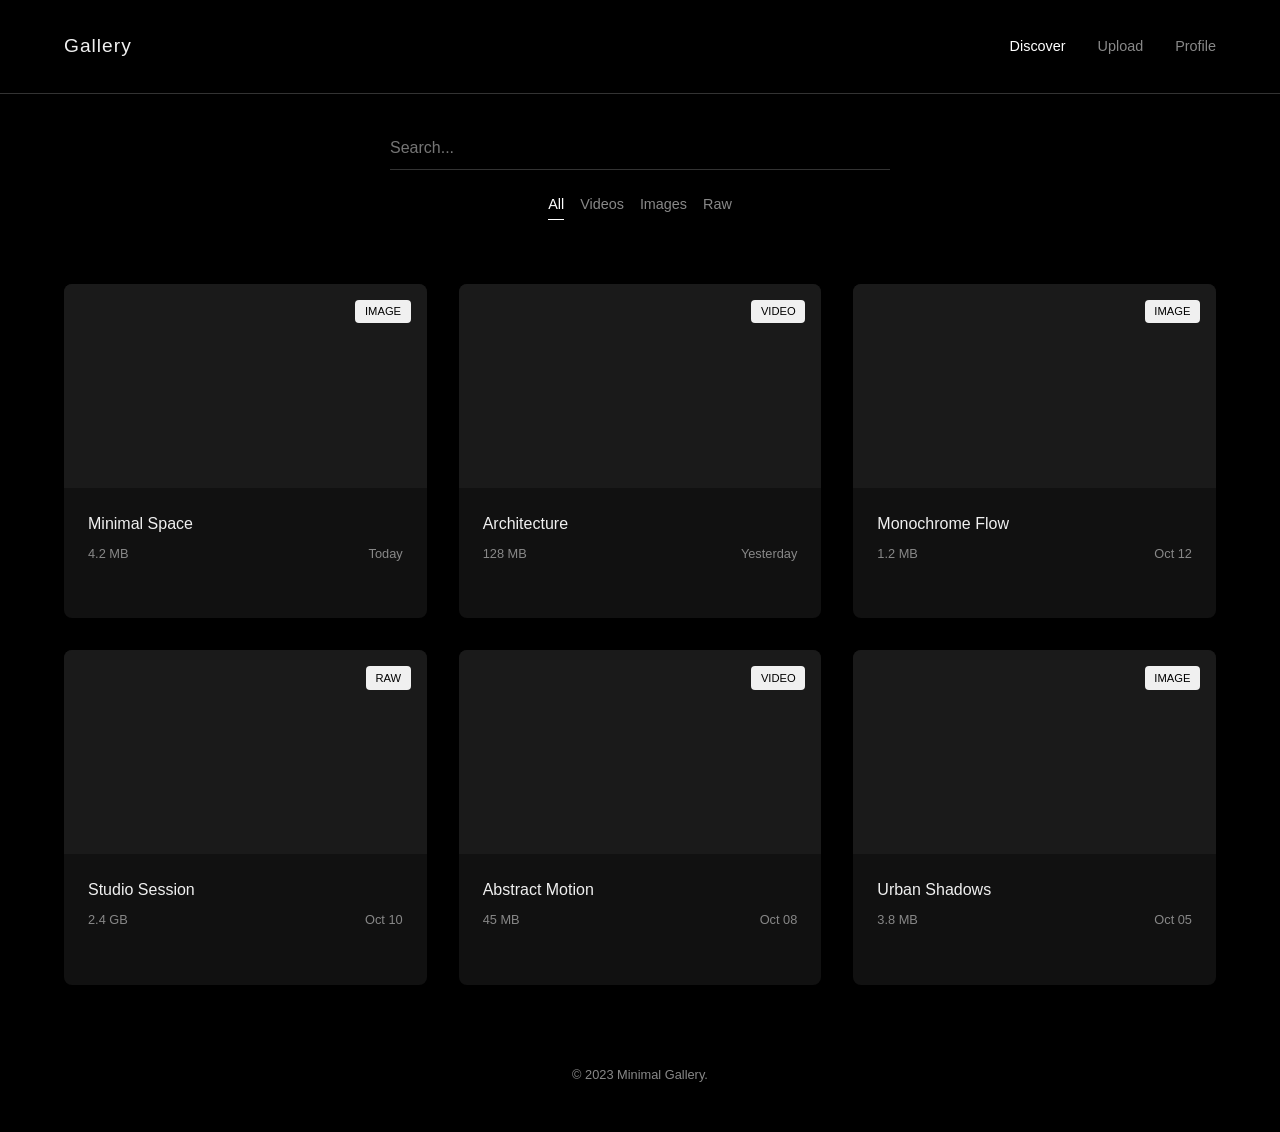
<file: index.html>
<!DOCTYPE html>
<html lang="en">
<head>
    <meta charset="UTF-8">
    <meta name="viewport" content="width=device-width, initial-scale=1.0">
    <title>Minimalist Gallery - All</title>
    <!-- CSS is linked separately here -->
    <link rel="stylesheet" href="style.css">
</head>
<body>

    <!-- Header Area -->
    <header>
        <div class="logo">Gallery</div>
        <nav>
            <ul>
                <li><a href="index.html" class="active">Discover</a></li>
                <li><a href="upload.html">Upload</a></li>
                <li><a href="profile.html">Profile</a></li>
            </ul>
        </nav>
    </header>

    <!-- Controls: Search and Filters -->
    <section class="controls-section">
        <div class="search-bar">
            <!-- Added aria-label for accessibility -->
            <input type="text" placeholder="Search..." aria-label="Search gallery">
        </div>
        <div class="filters" aria-label="Filter media types">
            <!-- Using anchor tags to navigate between pages -->
            <a href="index.html" class="filter-btn active">All</a>
            <a href="videos.html" class="filter-btn">Videos</a>
            <a href="images.html" class="filter-btn">Images</a>
            <a href="raw.html" class="filter-btn">Raw</a>
        </div>
    </section>

    <!-- Main Gallery Area -->
    <main>
        <div class="gallery-container">
            
            <!-- Media Card 1 -->
            <article class="media-card" data-id="1">
                <div class="card-content">
                    <a href="view.html" class="card-overlay-link" aria-label="View Media"></a>
                    <div class="media-thumbnail">
                        <span class="media-badge">Image</span>
                        <div class="placeholder-img"></div>
                    </div>
                    <div class="card-details">
                        <h2 class="card-title">Minimal Space</h2>
                        <div class="card-meta">
                            <span>4.2 MB</span>
                            <span><time datetime="2023-10-25">Today</time></span>
                        </div>
                        <div class="card-actions" style="position: relative; z-index: 2;">
                            <button class="btn-action edit" aria-label="Edit Minimal Space">Edit</button>
                            <button class="btn-action delete" aria-label="Delete Minimal Space">Delete</button>
                        </div>
                    </div>
                </div>
            </article>

            <!-- Media Card 2 -->
            <article class="media-card" data-id="2">
                <div class="card-content">
                    <a href="view.html" class="card-overlay-link" aria-label="View Media"></a>
                    <div class="media-thumbnail">
                        <span class="media-badge">Video</span>
                        <div class="placeholder-img"></div>
                    </div>
                    <div class="card-details">
                        <h2 class="card-title">Architecture</h2>
                        <div class="card-meta">
                            <span>128 MB</span>
                            <span><time datetime="2023-10-24">Yesterday</time></span>
                        </div>
                        <div class="card-actions" style="position: relative; z-index: 2;">
                            <button class="btn-action edit" aria-label="Edit Architecture">Edit</button>
                            <button class="btn-action delete" aria-label="Delete Architecture">Delete</button>
                        </div>
                    </div>
                </div>
            </article>

            <!-- Media Card 3 -->
            <article class="media-card" data-id="3">
                <div class="card-content">
                    <a href="view.html" class="card-overlay-link" aria-label="View Media"></a>
                    <div class="media-thumbnail">
                        <span class="media-badge">Image</span>
                        <div class="placeholder-img"></div>
                    </div>
                    <div class="card-details">
                        <h2 class="card-title">Monochrome Flow</h2>
                        <div class="card-meta">
                            <span>1.2 MB</span>
                            <span><time datetime="2023-10-12">Oct 12</time></span>
                        </div>
                        <div class="card-actions" style="position: relative; z-index: 2;">
                            <button class="btn-action edit" aria-label="Edit Monochrome Flow">Edit</button>
                            <button class="btn-action delete" aria-label="Delete Monochrome Flow">Delete</button>
                        </div>
                    </div>
                </div>
            </article>

            <!-- Media Card 4 -->
            <article class="media-card" data-id="4">
                <div class="card-content">
                    <a href="view.html" class="card-overlay-link" aria-label="View Media"></a>
                    <div class="media-thumbnail">
                        <span class="media-badge">Raw</span>
                        <div class="placeholder-img"></div>
                    </div>
                    <div class="card-details">
                        <h2 class="card-title">Studio Session</h2>
                        <div class="card-meta">
                            <span>2.4 GB</span>
                            <span><time datetime="2023-10-10">Oct 10</time></span>
                        </div>
                        <div class="card-actions" style="position: relative; z-index: 2;">
                            <button class="btn-action edit" aria-label="Edit Studio Session">Edit</button>
                            <button class="btn-action delete" aria-label="Delete Studio Session">Delete</button>
                        </div>
                    </div>
                </div>
            </article>

            <!-- Media Card 5 -->
            <article class="media-card" data-id="5">
                <div class="card-content">
                    <a href="view.html" class="card-overlay-link" aria-label="View Media"></a>
                    <div class="media-thumbnail">
                        <span class="media-badge">Video</span>
                        <div class="placeholder-img"></div>
                    </div>
                    <div class="card-details">
                        <h2 class="card-title">Abstract Motion</h2>
                        <div class="card-meta">
                            <span>45 MB</span>
                            <span><time datetime="2023-10-08">Oct 08</time></span>
                        </div>
                        <div class="card-actions" style="position: relative; z-index: 2;">
                            <button class="btn-action edit" aria-label="Edit Abstract Motion">Edit</button>
                            <button class="btn-action delete" aria-label="Delete Abstract Motion">Delete</button>
                        </div>
                    </div>
                </div>
            </article>

            <!-- Media Card 6 -->
            <article class="media-card" data-id="6">
                <div class="card-content">
                    <a href="view.html" class="card-overlay-link" aria-label="View Media"></a>
                    <div class="media-thumbnail">
                        <span class="media-badge">Image</span>
                        <div class="placeholder-img"></div>
                    </div>
                    <div class="card-details">
                        <h2 class="card-title">Urban Shadows</h2>
                        <div class="card-meta">
                            <span>3.8 MB</span>
                            <span><time datetime="2023-10-05">Oct 05</time></span>
                        </div>
                        <div class="card-actions" style="position: relative; z-index: 2;">
                            <button class="btn-action edit" aria-label="Edit Urban Shadows">Edit</button>
                            <button class="btn-action delete" aria-label="Delete Urban Shadows">Delete</button>
                        </div>
                    </div>
                </div>
            </article>

        </div>
    </main>

    <!-- Footer Area -->
    <footer>
        <p>&copy; 2023 Minimal Gallery.</p>
    </footer>

</body>
</html>
</file>
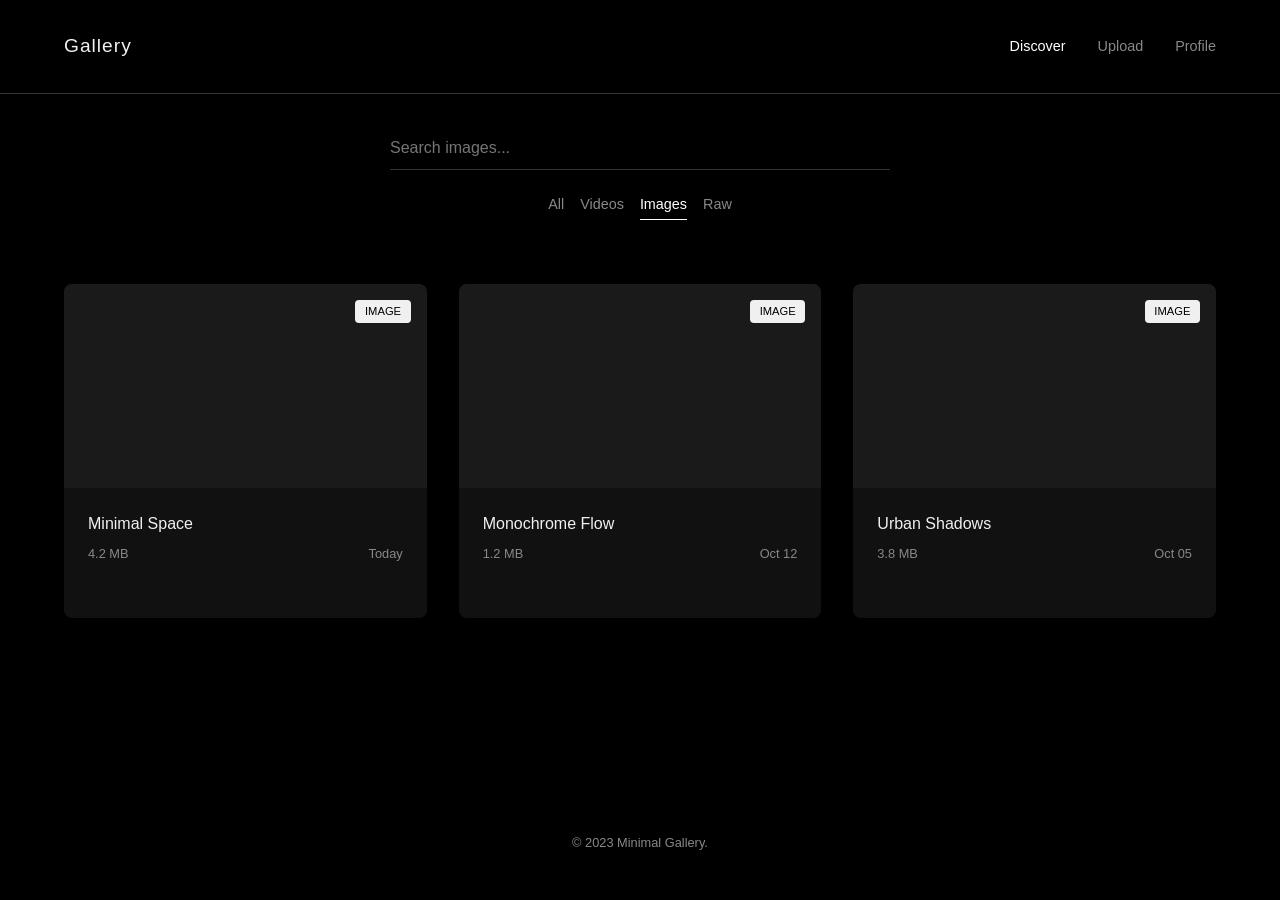
<file: images.html>
<!DOCTYPE html>
<html lang="en">
<head>
    <meta charset="UTF-8">
    <meta name="viewport" content="width=device-width, initial-scale=1.0">
    <title>Minimalist Gallery - Images</title>
    <link rel="stylesheet" href="style.css">
</head>
<body>

    <header>
        <div class="logo">Gallery</div>
        <nav>
            <ul>
                <li><a href="index.html" class="active">Discover</a></li>
                <li><a href="upload.html">Upload</a></li>
                <li><a href="profile.html">Profile</a></li>
            </ul>
        </nav>
    </header>

    <section class="controls-section">
        <div class="search-bar">
            <input type="text" placeholder="Search images..." aria-label="Search gallery">
        </div>
        <div class="filters" aria-label="Filter media types">
            <a href="index.html" class="filter-btn">All</a>
            <a href="videos.html" class="filter-btn">Videos</a>
            <a href="images.html" class="filter-btn active">Images</a>
            <a href="raw.html" class="filter-btn">Raw</a>
        </div>
    </section>

    <main>
        <div class="gallery-container">
            
            <!-- Media Card 1 -->
            <article class="media-card" data-id="1">
                <div class="card-content">
                    <a href="view.html" class="card-overlay-link" aria-label="View Media"></a>
                    <div class="media-thumbnail">
                        <span class="media-badge">Image</span>
                        <div class="placeholder-img"></div>
                    </div>
                    <div class="card-details">
                        <h2 class="card-title">Minimal Space</h2>
                        <div class="card-meta">
                            <span>4.2 MB</span>
                            <span><time datetime="2023-10-25">Today</time></span>
                        </div>
                        <div class="card-actions" style="position: relative; z-index: 2;">
                            <button class="btn-action edit" aria-label="Edit Minimal Space">Edit</button>
                            <button class="btn-action delete" aria-label="Delete Minimal Space">Delete</button>
                        </div>
                    </div>
                </div>
            </article>

            <!-- Media Card 3 -->
            <article class="media-card" data-id="3">
                <div class="card-content">
                    <a href="view.html" class="card-overlay-link" aria-label="View Media"></a>
                    <div class="media-thumbnail">
                        <span class="media-badge">Image</span>
                        <div class="placeholder-img"></div>
                    </div>
                    <div class="card-details">
                        <h2 class="card-title">Monochrome Flow</h2>
                        <div class="card-meta">
                            <span>1.2 MB</span>
                            <span><time datetime="2023-10-12">Oct 12</time></span>
                        </div>
                        <div class="card-actions" style="position: relative; z-index: 2;">
                            <button class="btn-action edit" aria-label="Edit Monochrome Flow">Edit</button>
                            <button class="btn-action delete" aria-label="Delete Monochrome Flow">Delete</button>
                        </div>
                    </div>
                </div>
            </article>

            <!-- Media Card 6 -->
            <article class="media-card" data-id="6">
                <div class="card-content">
                    <a href="view.html" class="card-overlay-link" aria-label="View Media"></a>
                    <div class="media-thumbnail">
                        <span class="media-badge">Image</span>
                        <div class="placeholder-img"></div>
                    </div>
                    <div class="card-details">
                        <h2 class="card-title">Urban Shadows</h2>
                        <div class="card-meta">
                            <span>3.8 MB</span>
                            <span><time datetime="2023-10-05">Oct 05</time></span>
                        </div>
                        <div class="card-actions" style="position: relative; z-index: 2;">
                            <button class="btn-action edit" aria-label="Edit Urban Shadows">Edit</button>
                            <button class="btn-action delete" aria-label="Delete Urban Shadows">Delete</button>
                        </div>
                    </div>
                </div>
            </article>

        </div>
    </main>

    <footer>
        <p>&copy; 2023 Minimal Gallery.</p>
    </footer>

</body>
</html>
</file>
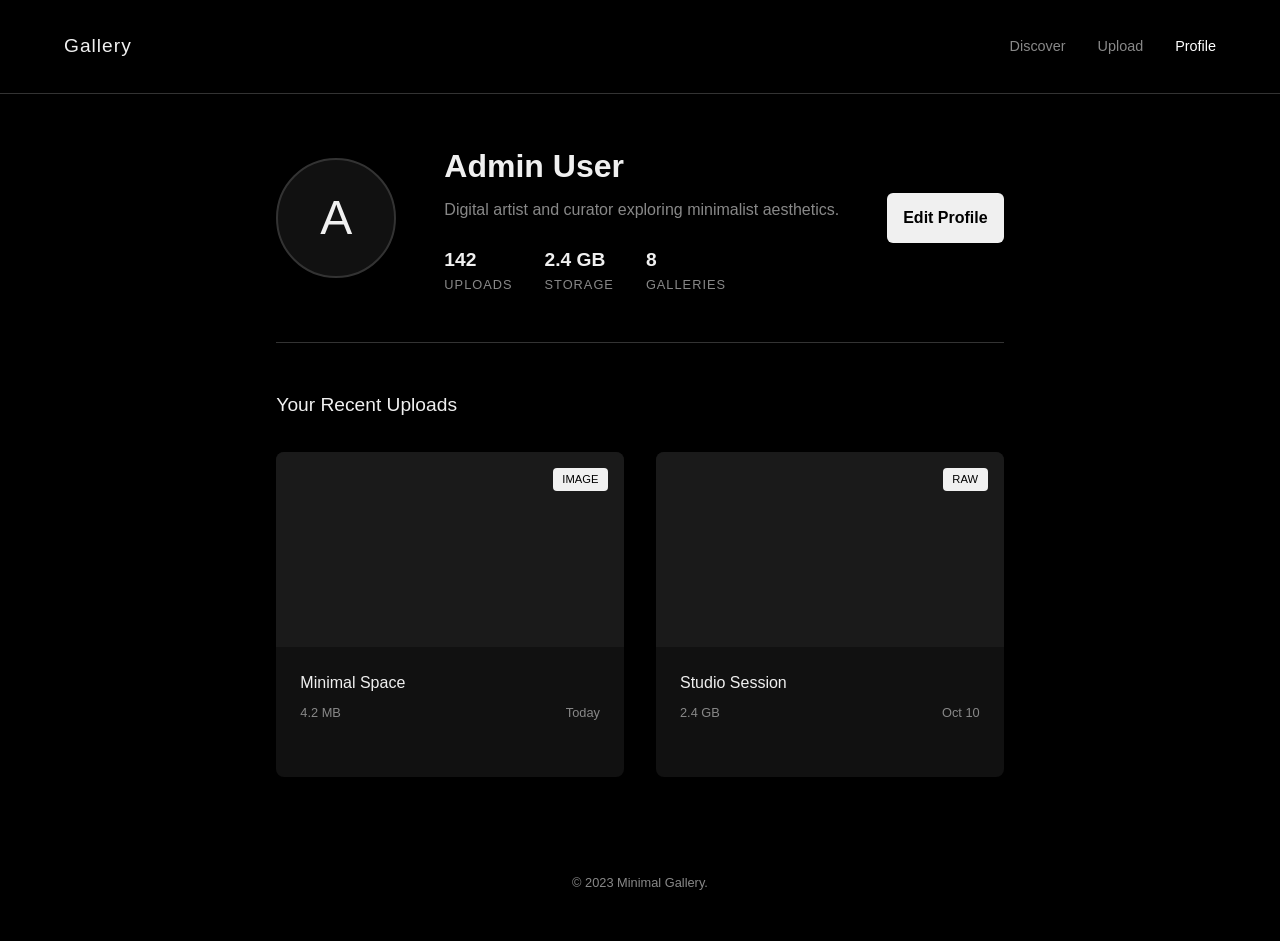
<file: profile.html>
<!DOCTYPE html>
<html lang="en">
<head>
    <meta charset="UTF-8">
    <meta name="viewport" content="width=device-width, initial-scale=1.0">
    <title>Minimalist Gallery - Profile</title>
    <link rel="stylesheet" href="style.css">
</head>
<body>

    <header>
        <div class="logo">Gallery</div>
        <nav>
            <ul>
                <li><a href="index.html">Discover</a></li>
                <li><a href="upload.html">Upload</a></li>
                <li><a href="profile.html" class="active">Profile</a></li>
            </ul>
        </nav>
    </header>

    <main class="profile-container">
        <!-- Profile Header Area -->
        <section class="profile-header">
            <div class="profile-avatar">
                <span class="avatar-initial">A</span>
            </div>
            <div class="profile-info">
                <h1 class="profile-name">Admin User</h1>
                <p class="profile-bio">Digital artist and curator exploring minimalist aesthetics.</p>
                <div class="profile-stats">
                    <div class="stat">
                        <span class="stat-value">142</span>
                        <span class="stat-label">Uploads</span>
                    </div>
                    <div class="stat">
                        <span class="stat-value">2.4 GB</span>
                        <span class="stat-label">Storage</span>
                    </div>
                    <div class="stat">
                        <span class="stat-value">8</span>
                        <span class="stat-label">Galleries</span>
                    </div>
                </div>
            </div>
            <div class="profile-actions">
                <button class="btn-primary" style="margin-top: 0;">Edit Profile</button>
            </div>
        </section>

        <hr class="profile-divider">

        <!-- User's Media (Reusing Gallery CSS) -->
        <section class="profile-gallery">
            <h2 class="section-title">Your Recent Uploads</h2>
            <div class="gallery-container">
                
                <!-- Media Card 1 -->
                <article class="media-card" data-id="1">
                    <div class="card-content">
                    <a href="view.html" class="card-overlay-link" aria-label="View Media"></a>
                        <div class="media-thumbnail">
                            <span class="media-badge">Image</span>
                            <div class="placeholder-img"></div>
                        </div>
                        <div class="card-details">
                            <h2 class="card-title">Minimal Space</h2>
                            <div class="card-meta">
                                <span>4.2 MB</span>
                                <span><time datetime="2023-10-25">Today</time></span>
                            </div>
                            <div class="card-actions" style="position: relative; z-index: 2;">
                                <button class="btn-action edit">Edit</button>
                                <button class="btn-action delete">Delete</button>
                            </div>
                        </div>
                    </div>
                </article>

                <!-- Media Card 4 -->
                <article class="media-card" data-id="4">
                    <div class="card-content">
                    <a href="view.html" class="card-overlay-link" aria-label="View Media"></a>
                        <div class="media-thumbnail">
                            <span class="media-badge">Raw</span>
                            <div class="placeholder-img"></div>
                        </div>
                        <div class="card-details">
                            <h2 class="card-title">Studio Session</h2>
                            <div class="card-meta">
                                <span>2.4 GB</span>
                                <span><time datetime="2023-10-10">Oct 10</time></span>
                            </div>
                            <div class="card-actions" style="position: relative; z-index: 2;">
                                <button class="btn-action edit">Edit</button>
                                <button class="btn-action delete">Delete</button>
                            </div>
                        </div>
                    </div>
                </article>

            </div>
        </section>
    </main>

    <footer style="margin-top: auto;">
        <p>&copy; 2023 Minimal Gallery.</p>
    </footer>

</body>
</html>
</file>
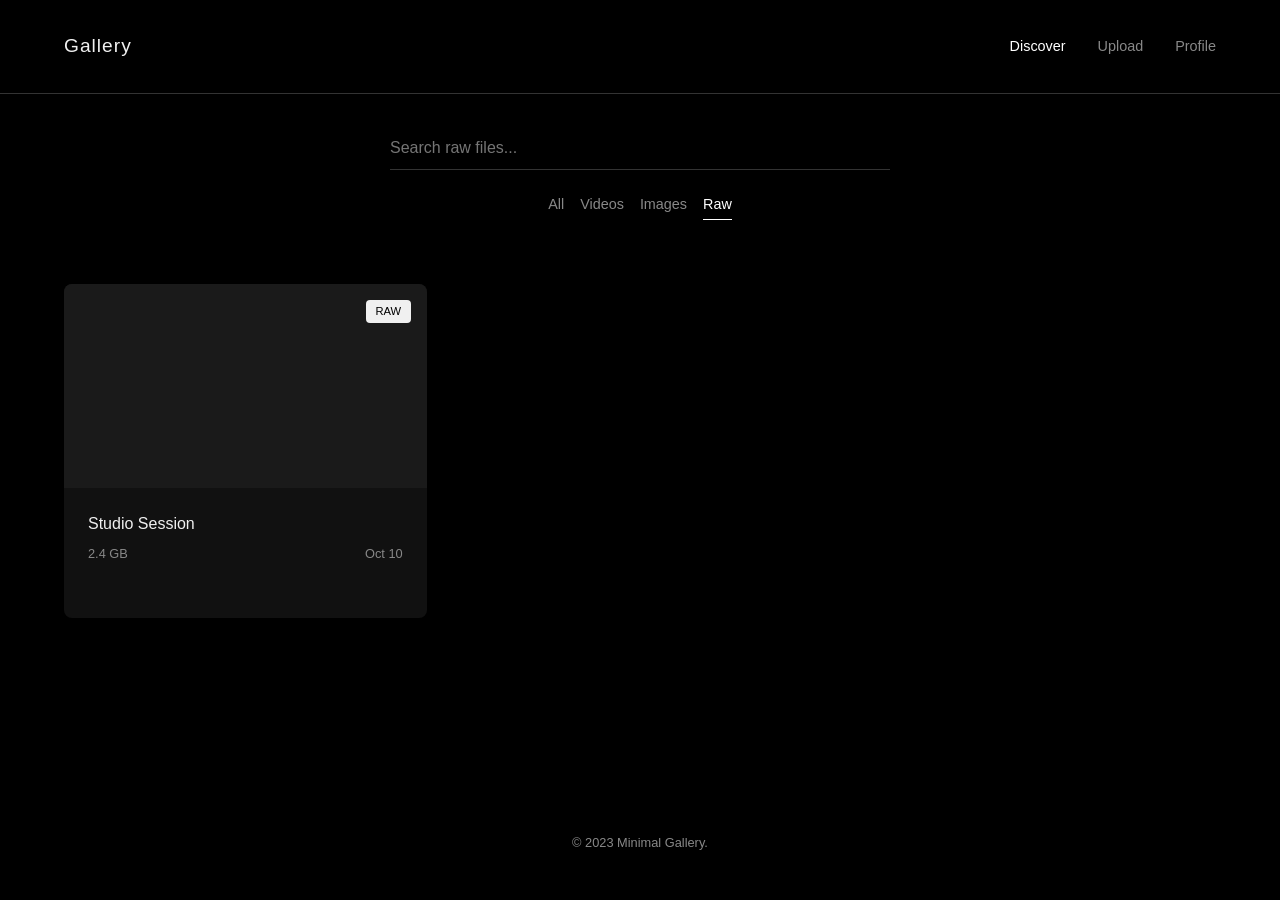
<file: raw.html>
<!DOCTYPE html>
<html lang="en">
<head>
    <meta charset="UTF-8">
    <meta name="viewport" content="width=device-width, initial-scale=1.0">
    <title>Minimalist Gallery - Raw</title>
    <link rel="stylesheet" href="style.css">
</head>
<body>

    <header>
        <div class="logo">Gallery</div>
        <nav>
            <ul>
                <li><a href="index.html" class="active">Discover</a></li>
                <li><a href="upload.html">Upload</a></li>
                <li><a href="profile.html">Profile</a></li>
            </ul>
        </nav>
    </header>

    <section class="controls-section">
        <div class="search-bar">
            <input type="text" placeholder="Search raw files..." aria-label="Search gallery">
        </div>
        <div class="filters" aria-label="Filter media types">
            <a href="index.html" class="filter-btn">All</a>
            <a href="videos.html" class="filter-btn">Videos</a>
            <a href="images.html" class="filter-btn">Images</a>
            <a href="raw.html" class="filter-btn active">Raw</a>
        </div>
    </section>

    <main>
        <div class="gallery-container">
            
            <!-- Media Card 4 -->
            <article class="media-card" data-id="4">
                <div class="card-content">
                    <a href="view.html" class="card-overlay-link" aria-label="View Media"></a>
                    <div class="media-thumbnail">
                        <span class="media-badge">Raw</span>
                        <div class="placeholder-img"></div>
                    </div>
                    <div class="card-details">
                        <h2 class="card-title">Studio Session</h2>
                        <div class="card-meta">
                            <span>2.4 GB</span>
                            <span><time datetime="2023-10-10">Oct 10</time></span>
                        </div>
                        <div class="card-actions" style="position: relative; z-index: 2;">
                            <button class="btn-action edit" aria-label="Edit Studio Session">Edit</button>
                            <button class="btn-action delete" aria-label="Delete Studio Session">Delete</button>
                        </div>
                    </div>
                </div>
            </article>

        </div>
    </main>

    <footer>
        <p>&copy; 2023 Minimal Gallery.</p>
    </footer>

</body>
</html>
</file>
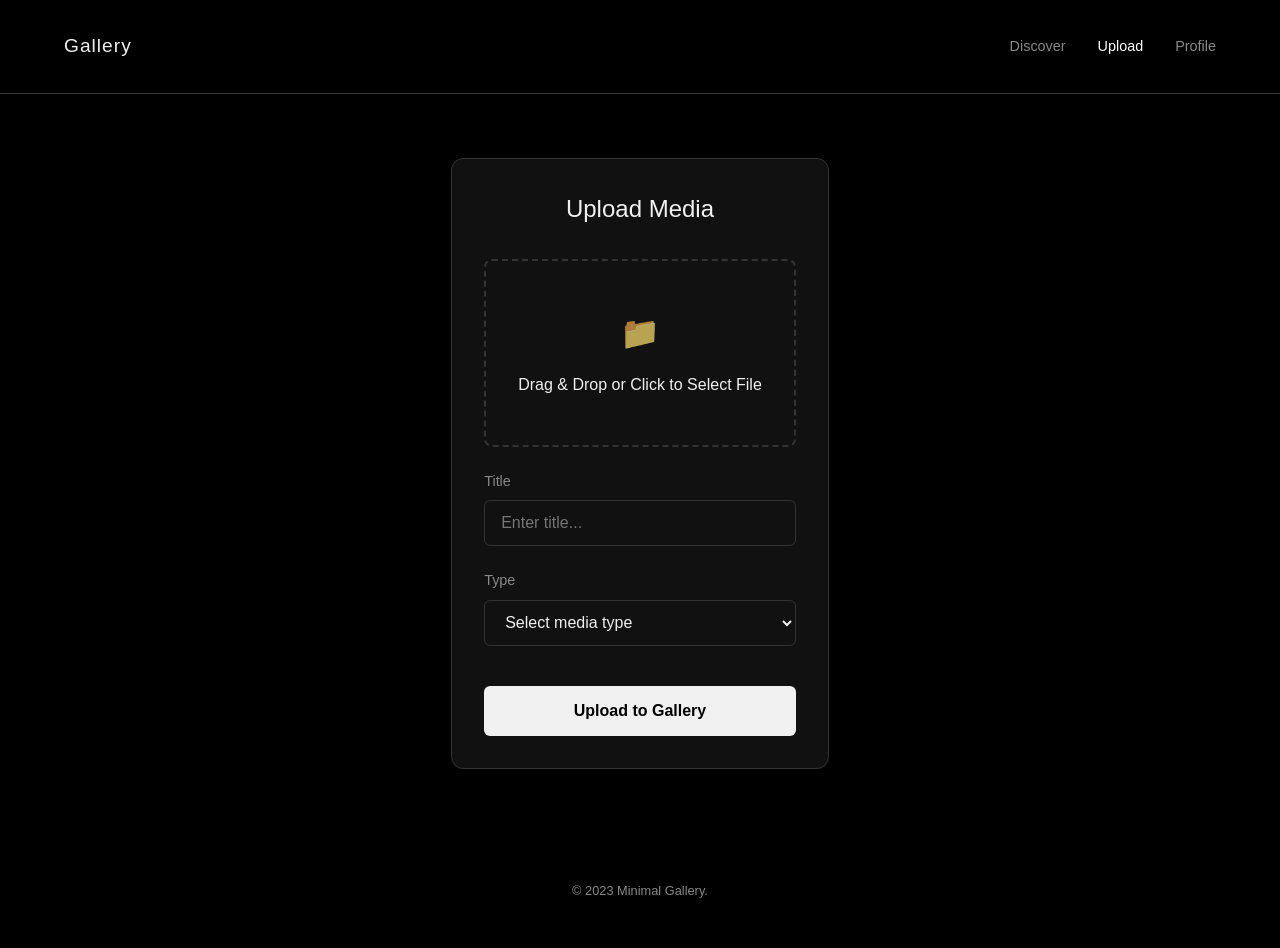
<file: upload.html>
<!DOCTYPE html>
<html lang="en">
<head>
    <meta charset="UTF-8">
    <meta name="viewport" content="width=device-width, initial-scale=1.0">
    <title>Minimalist Gallery - Upload</title>
    <link rel="stylesheet" href="style.css">
</head>
<body>

    <header>
        <div class="logo">Gallery</div>
        <nav>
            <ul>
                <li><a href="index.html">Discover</a></li>
                <li><a href="upload.html" class="active">Upload</a></li>
                <li><a href="profile.html">Profile</a></li>
            </ul>
        </nav>
    </header>

    <main class="upload-container">
        <h1 class="page-title">Upload Media</h1>
        
        <!-- The form action and method are ready for your backend API -->
        <form action="/api/upload" method="POST" enctype="multipart/form-data" class="upload-form">
            
            <div class="form-group">
                <label for="media-file" class="upload-area">
                    <span class="upload-icon">📁</span>
                    <span class="upload-text">Drag & Drop or Click to Select File</span>
                    <input type="file" id="media-file" name="media-file" required>
                </label>
            </div>

            <div class="form-group">
                <label for="media-title">Title</label>
                <input type="text" id="media-title" name="media-title" placeholder="Enter title..." required>
            </div>

            <div class="form-group">
                <label for="media-type">Type</label>
                <select id="media-type" name="media-type" required>
                    <option value="" disabled selected>Select media type</option>
                    <option value="image">Image</option>
                    <option value="video">Video</option>
                    <option value="raw">Raw Footage</option>
                </select>
            </div>

            <button type="submit" class="btn-primary">Upload to Gallery</button>
        </form>
    </main>

    <footer style="margin-top: auto;">
        <p>&copy; 2023 Minimal Gallery.</p>
    </footer>

</body>
</html>
</file>
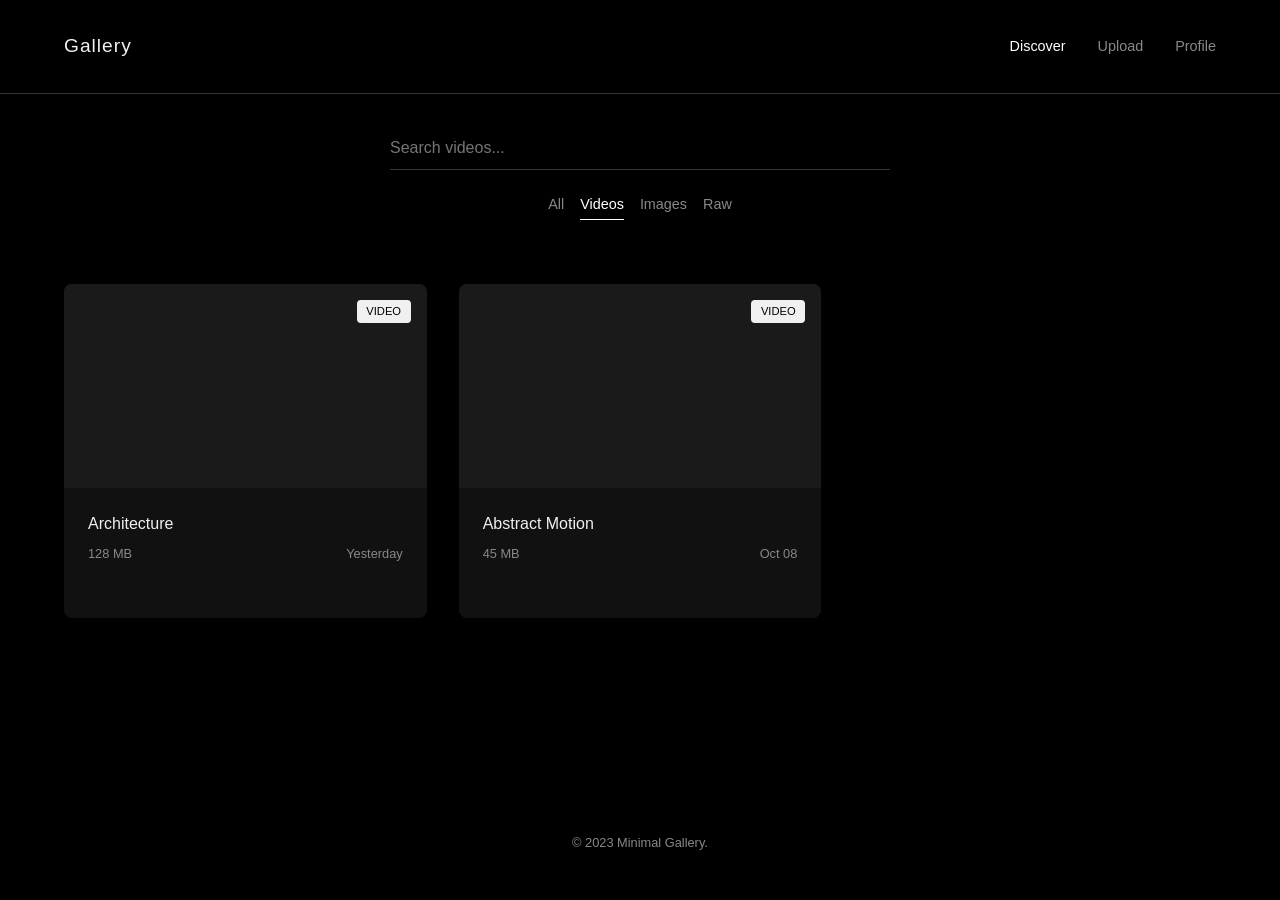
<file: videos.html>
<!DOCTYPE html>
<html lang="en">
<head>
    <meta charset="UTF-8">
    <meta name="viewport" content="width=device-width, initial-scale=1.0">
    <title>Minimalist Gallery - Videos</title>
    <link rel="stylesheet" href="style.css">
</head>
<body>

    <header>
        <div class="logo">Gallery</div>
        <nav>
            <ul>
                <li><a href="index.html" class="active">Discover</a></li>
                <li><a href="upload.html">Upload</a></li>
                <li><a href="profile.html">Profile</a></li>
            </ul>
        </nav>
    </header>

    <section class="controls-section">
        <div class="search-bar">
            <input type="text" placeholder="Search videos..." aria-label="Search gallery">
        </div>
        <div class="filters" aria-label="Filter media types">
            <a href="index.html" class="filter-btn">All</a>
            <a href="videos.html" class="filter-btn active">Videos</a>
            <a href="images.html" class="filter-btn">Images</a>
            <a href="raw.html" class="filter-btn">Raw</a>
        </div>
    </section>

    <main>
        <div class="gallery-container">
            
            <!-- Media Card 2 -->
            <article class="media-card" data-id="2">
                <div class="card-content">
                    <a href="view.html" class="card-overlay-link" aria-label="View Media"></a>
                    <div class="media-thumbnail">
                        <span class="media-badge">Video</span>
                        <div class="placeholder-img"></div>
                    </div>
                    <div class="card-details">
                        <h2 class="card-title">Architecture</h2>
                        <div class="card-meta">
                            <span>128 MB</span>
                            <span><time datetime="2023-10-24">Yesterday</time></span>
                        </div>
                        <div class="card-actions" style="position: relative; z-index: 2;">
                            <button class="btn-action edit" aria-label="Edit Architecture">Edit</button>
                            <button class="btn-action delete" aria-label="Delete Architecture">Delete</button>
                        </div>
                    </div>
                </div>
            </article>

            <!-- Media Card 5 -->
            <article class="media-card" data-id="5">
                <div class="card-content">
                    <a href="view.html" class="card-overlay-link" aria-label="View Media"></a>
                    <div class="media-thumbnail">
                        <span class="media-badge">Video</span>
                        <div class="placeholder-img"></div>
                    </div>
                    <div class="card-details">
                        <h2 class="card-title">Abstract Motion</h2>
                        <div class="card-meta">
                            <span>45 MB</span>
                            <span><time datetime="2023-10-08">Oct 08</time></span>
                        </div>
                        <div class="card-actions" style="position: relative; z-index: 2;">
                            <button class="btn-action edit" aria-label="Edit Abstract Motion">Edit</button>
                            <button class="btn-action delete" aria-label="Delete Abstract Motion">Delete</button>
                        </div>
                    </div>
                </div>
            </article>

        </div>
    </main>

    <footer>
        <p>&copy; 2023 Minimal Gallery.</p>
    </footer>

</body>
</html>
</file>
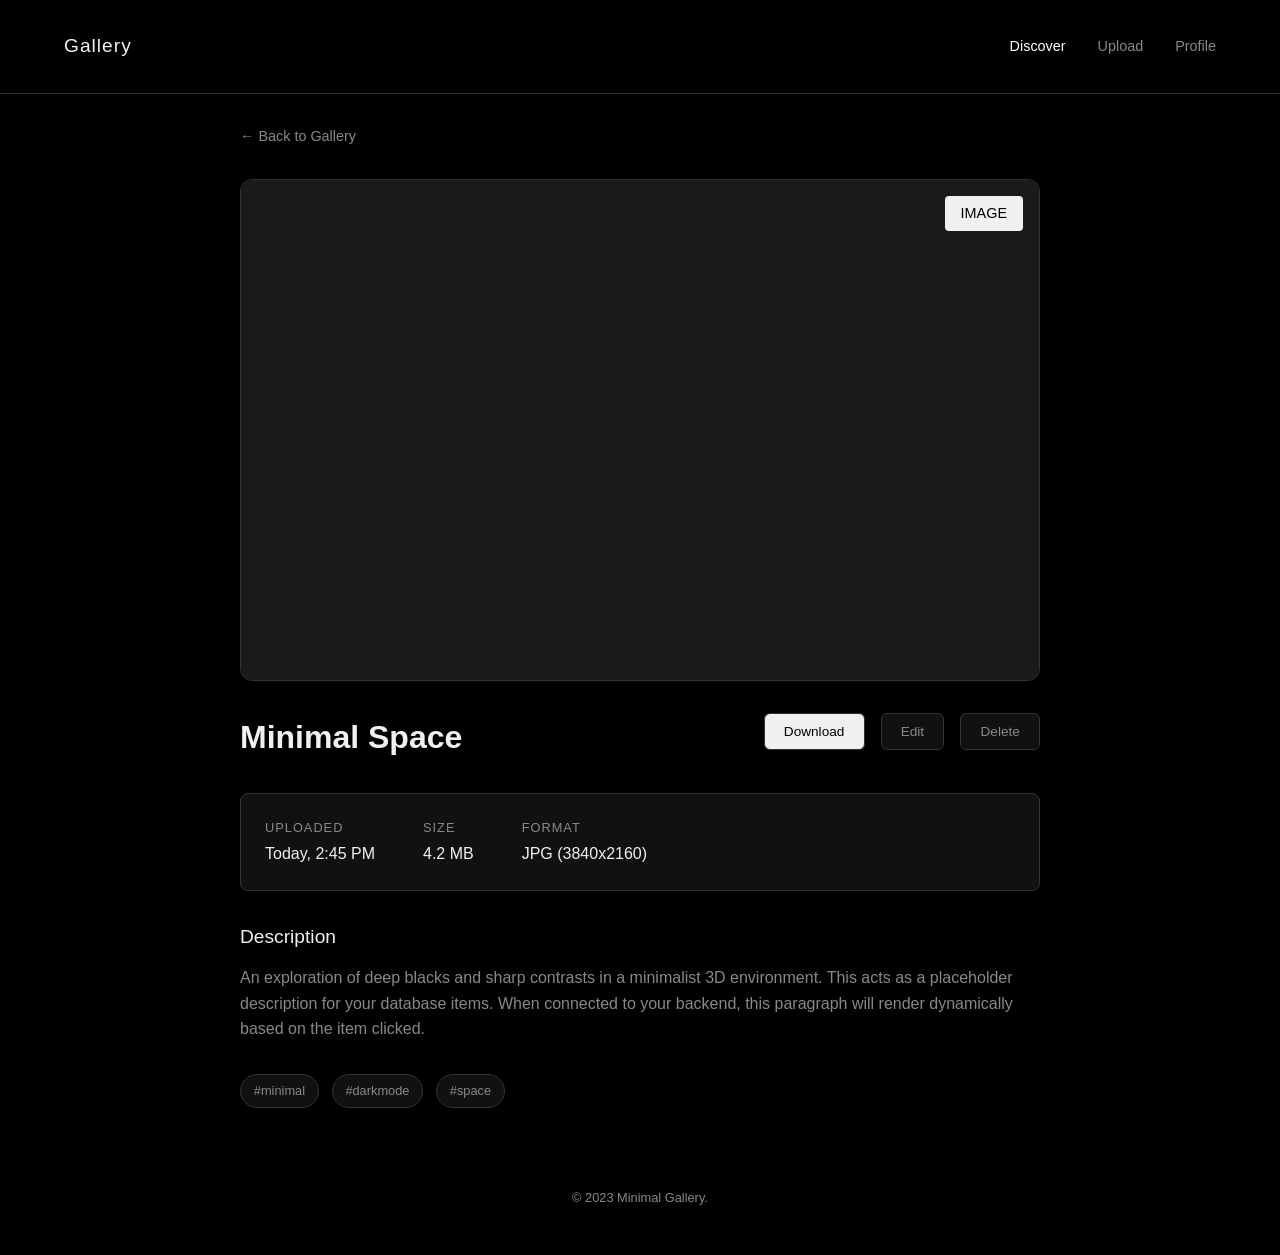
<file: view.html>
<!DOCTYPE html>
<html lang="en">
<head>
    <meta charset="UTF-8">
    <meta name="viewport" content="width=device-width, initial-scale=1.0">
    <title>Minimalist Gallery - View Media</title>
    <link rel="stylesheet" href="style.css">
</head>
<body>

    <header>
        <div class="logo">Gallery</div>
        <nav>
            <ul>
                <li><a href="index.html" class="active">Discover</a></li>
                <li><a href="upload.html">Upload</a></li>
                <li><a href="profile.html">Profile</a></li>
            </ul>
        </nav>
    </header>

    <main class="view-container">
        <!-- Back button -->
        <a href="index.html" class="back-link">← Back to Gallery</a>

        <!-- Media Display -->
        <div class="view-media-wrapper">
            <span class="media-badge view-badge">Image</span>
            <div class="placeholder-img view-placeholder"></div>
        </div>

        <!-- Media Info -->
        <div class="view-info">
            <div class="view-header">
                <h1 class="view-title">Minimal Space</h1>
                <div class="view-actions">
                    <button class="btn-action download">Download</button>
                    <button class="btn-action edit">Edit</button>
                    <button class="btn-action delete">Delete</button>
                </div>
            </div>
            
            <div class="view-meta">
                <div class="meta-item">
                    <span class="meta-label">Uploaded</span>
                    <span class="meta-value">Today, 2:45 PM</span>
                </div>
                <div class="meta-item">
                    <span class="meta-label">Size</span>
                    <span class="meta-value">4.2 MB</span>
                </div>
                <div class="meta-item">
                    <span class="meta-label">Format</span>
                    <span class="meta-value">JPG (3840x2160)</span>
                </div>
            </div>

            <div class="view-description">
                <h3>Description</h3>
                <p>An exploration of deep blacks and sharp contrasts in a minimalist 3D environment. This acts as a placeholder description for your database items. When connected to your backend, this paragraph will render dynamically based on the item clicked.</p>
            </div>
            
            <div class="view-tags">
                <span class="tag">#minimal</span>
                <span class="tag">#darkmode</span>
                <span class="tag">#space</span>
            </div>
        </div>
    </main>

    <footer>
        <p>&copy; 2023 Minimal Gallery.</p>
    </footer>

</body>
</html>
</file>
<file: style.css>
/* ==========================================================================
   CSS VARIABLES (Clean, minimalist dark palette)
   ========================================================================== */
   :root {
    --bg-color: #000000; /* Pure black */
    --surface-color: #111111; /* Very dark grey for cards */
    --border-color: #333333; /* Subtle borders */
    --text-primary: #f0f0f0; /* Off-white text */
    --text-secondary: #888888; /* Grey secondary text */
    --accent-color: #ffffff; /* White accents */
    --font-family: 'Inter', -apple-system, BlinkMacSystemFont, sans-serif;
    --transition-speed: 0.3s;
}

* {
    margin: 0;
    padding: 0;
    box-sizing: border-box;
}

body {
    background-color: var(--bg-color);
    color: var(--text-primary);
    font-family: var(--font-family);
    line-height: 1.5;
    -webkit-font-smoothing: antialiased;
    display: flex;
    flex-direction: column;
    min-height: 100vh;
}

/* ==========================================================================
   HEADER
   ========================================================================== */
header {
    display: flex;
    justify-content: space-between;
    align-items: center;
    padding: 2rem 5%;
    border-bottom: 1px solid var(--border-color);
}

.logo {
    font-size: 1.2rem;
    font-weight: 400;
    letter-spacing: 1px;
}

nav ul {
    display: flex;
    list-style: none;
    gap: 2rem;
}

nav a {
    color: var(--text-secondary);
    text-decoration: none;
    font-size: 0.9rem;
    transition: color var(--transition-speed);
}

nav a:hover, nav a.active {
    color: var(--accent-color);
}

/* ==========================================================================
   CONTROLS (Search & Filters)
   ========================================================================== */
.controls-section {
    padding: 2rem 5%;
    display: flex;
    flex-direction: column;
    align-items: center;
    gap: 1.5rem;
}

.search-bar {
    width: 100%;
    max-width: 500px;
}

.search-bar input {
    width: 100%;
    padding: 0.8rem 0;
    background: transparent;
    border: none;
    border-bottom: 1px solid var(--border-color);
    color: var(--text-primary);
    font-size: 1rem;
    outline: none;
    transition: border-color var(--transition-speed);
}

.search-bar input:focus {
    border-color: var(--accent-color);
}

.filters {
    display: flex;
    gap: 1rem;
}

.filter-btn {
    background: transparent;
    color: var(--text-secondary);
    border: none;
    cursor: pointer;
    font-size: 0.9rem;
    padding-bottom: 0.2rem;
    transition: color var(--transition-speed);
    text-decoration: none;
    display: inline-block;
}

.filter-btn:hover, .filter-btn.active {
    color: var(--accent-color);
    border-bottom: 1px solid var(--accent-color);
}

/* ==========================================================================
   GALLERY (Uniform CSS Grid)
   ========================================================================== */
main {
    padding: 2rem 5%;
}

.gallery-container {
    /* Uniform CSS Grid */
    display: grid;
    /* Automatically fit as many 300px columns as possible */
    grid-template-columns: repeat(auto-fill, minmax(300px, 1fr));
    gap: 2rem;
}

.media-card {
    /* Keeps the gentle hover animation */
    animation: gentle-float 8s ease-in-out infinite;
}

/* Stagger the subtle floating animation */
.media-card:nth-child(even) { animation-delay: -2s; animation-duration: 9s; }
.media-card:nth-child(3n) { animation-delay: -4s; animation-duration: 7s; }

/* ==========================================================================
   CARD OPENABLE LINK STYLES
   ========================================================================== */
.card-content {
    background: var(--surface-color);
    border-radius: 8px;
    overflow: hidden;
    transition: transform var(--transition-speed);
    height: 100%; 
    display: flex;
    flex-direction: column;
    position: relative; /* ensure overlay link works relative to this */
}

/* The invisible overlay that makes the card clickable */
.card-overlay-link {
    position: absolute;
    top: 0;
    left: 0;
    width: 100%;
    height: 100%;
    z-index: 1;
    cursor: pointer;
}

/* Pause animation and do a small lift on hover */
.media-card:hover {
    animation-play-state: paused;
}

.media-card:hover .card-content {
    transform: translateY(-5px);
}

.media-thumbnail {
    position: relative;
    width: 100%;
}

.placeholder-img {
    width: 100%;
    /* Enforces a uniform size/aspect ratio (16:9 widescreen format) */
    aspect-ratio: 16 / 9;
    background: #1a1a1a;
    object-fit: cover; /* Ensures real images fill the aspect ratio without stretching */
}

/* Ensure real images in the future will also use the same aspect ratio */
.media-thumbnail img, 
.media-thumbnail video {
    width: 100%;
    aspect-ratio: 16 / 9;
    object-fit: cover;
    display: block;
}

.media-badge {
    position: absolute;
    top: 1rem;
    right: 1rem;
    font-size: 0.7rem;
    color: var(--bg-color);
    background: var(--text-primary);
    padding: 0.2rem 0.6rem;
    border-radius: 4px;
    text-transform: uppercase;
    z-index: 2;
}

.card-details {
    padding: 1.5rem;
    display: flex;
    flex-direction: column;
    /* Pushes actions to the bottom if the title wraps to two lines */
    flex-grow: 1; 
}

.card-title {
    font-size: 1rem;
    font-weight: 500;
    margin-bottom: 0.5rem;
}

.card-meta {
    font-size: 0.8rem;
    color: var(--text-secondary);
    display: flex;
    justify-content: space-between;
    margin-bottom: 1rem;
}

.card-actions {
    display: flex;
    gap: 1rem;
    opacity: 0;
    transition: opacity var(--transition-speed);
    margin-top: auto; /* Push to bottom */
    /* Ensure buttons are clickable above the card overlay link */
    position: relative;
    z-index: 2;
}

.media-card:hover .card-actions {
    opacity: 1;
}

.btn-action {
    background: transparent;
    border: none;
    color: var(--text-secondary);
    cursor: pointer;
    font-size: 0.85rem;
}

.btn-action:hover {
    color: var(--text-primary);
}

/* ==========================================================================
   VIEW MEDIA PAGE
   ========================================================================== */
.view-container {
    max-width: 1200px;
    margin: 2rem auto;
    padding: 0 5%;
    display: flex;
    flex-direction: column;
    gap: 2rem;
}

.back-link {
    color: var(--text-secondary);
    text-decoration: none;
    font-size: 0.9rem;
    transition: color var(--transition-speed);
    align-self: flex-start;
}

.back-link:hover {
    color: var(--accent-color);
}

.view-media-wrapper {
    width: 100%;
    background: var(--surface-color);
    border-radius: 12px;
    overflow: hidden;
    position: relative;
    border: 1px solid var(--border-color);
}

.view-badge {
    font-size: 0.9rem;
    padding: 0.4rem 1rem;
}

.view-placeholder {
    aspect-ratio: auto; /* Allow natural height in view mode */
    min-height: 500px;
    width: 100%;
    background: #1a1a1a;
}

.view-info {
    display: flex;
    flex-direction: column;
    gap: 2rem;
}

.view-header {
    display: flex;
    justify-content: space-between;
    align-items: flex-start;
    flex-wrap: wrap;
    gap: 1rem;
}

.view-title {
    font-size: 2rem;
    font-weight: 600;
}

.view-actions {
    display: flex;
    gap: 1rem;
}

.view-actions .btn-action {
    background: var(--surface-color);
    border: 1px solid var(--border-color);
    padding: 0.6rem 1.2rem;
    border-radius: 6px;
    transition: all var(--transition-speed);
}

.view-actions .btn-action.download {
    background: var(--text-primary);
    color: var(--bg-color);
}

.view-actions .btn-action:hover {
    border-color: var(--accent-color);
}

.view-meta {
    display: flex;
    gap: 3rem;
    flex-wrap: wrap;
    background: var(--surface-color);
    padding: 1.5rem;
    border-radius: 8px;
    border: 1px solid var(--border-color);
}

.meta-item {
    display: flex;
    flex-direction: column;
    gap: 0.3rem;
}

.meta-label {
    font-size: 0.8rem;
    color: var(--text-secondary);
    text-transform: uppercase;
    letter-spacing: 1px;
}

.meta-value {
    font-size: 1rem;
    color: var(--text-primary);
    font-weight: 500;
}

.view-description h3 {
    font-size: 1.2rem;
    margin-bottom: 0.8rem;
    font-weight: 500;
}

.view-description p {
    color: var(--text-secondary);
    line-height: 1.6;
    max-width: 800px;
}

.view-tags {
    display: flex;
    gap: 0.8rem;
    flex-wrap: wrap;
}

.tag {
    background: var(--surface-color);
    color: var(--text-secondary);
    padding: 0.4rem 0.8rem;
    border-radius: 20px;
    font-size: 0.8rem;
    border: 1px solid var(--border-color);
}

/* ==========================================================================
   UPLOAD FORM
   ========================================================================== */
.upload-container {
    max-width: 600px;
    margin: 4rem auto;
    padding: 2rem;
    background: var(--surface-color);
    border-radius: 12px;
    border: 1px solid var(--border-color);
}

.page-title {
    font-size: 1.5rem;
    font-weight: 500;
    margin-bottom: 2rem;
    text-align: center;
}

.upload-form {
    display: flex;
    flex-direction: column;
    gap: 1.5rem;
}

.form-group {
    display: flex;
    flex-direction: column;
    gap: 0.5rem;
}

.form-group label {
    font-size: 0.9rem;
    color: var(--text-secondary);
}

.upload-area {
    display: flex;
    flex-direction: column;
    align-items: center;
    justify-content: center;
    padding: 3rem 2rem;
    border: 2px dashed var(--border-color);
    border-radius: 8px;
    cursor: pointer;
    transition: all var(--transition-speed);
    text-align: center;
}

.upload-area:hover {
    border-color: var(--accent-color);
    background: rgba(255,255,255,0.02);
}

.upload-icon {
    font-size: 2rem;
    margin-bottom: 1rem;
    opacity: 0.7;
}

.upload-text {
    color: var(--text-primary);
    font-size: 1rem;
}

.upload-area input[type="file"] {
    display: none; 
}

.upload-form input[type="text"],
.upload-form select {
    width: 100%;
    padding: 0.8rem 1rem;
    background: transparent;
    border: 1px solid var(--border-color);
    border-radius: 6px;
    color: var(--text-primary);
    font-family: inherit;
    font-size: 1rem;
    outline: none;
    transition: border-color var(--transition-speed);
}

.upload-form input[type="text"]:focus,
.upload-form select:focus {
    border-color: var(--accent-color);
}

.upload-form select option {
    background: var(--bg-color);
    color: var(--text-primary);
}

.btn-primary {
    background: var(--text-primary);
    color: var(--bg-color);
    border: none;
    padding: 1rem;
    border-radius: 6px;
    font-size: 1rem;
    font-weight: 600;
    cursor: pointer;
    transition: opacity var(--transition-speed);
    margin-top: 1rem;
}

.btn-primary:hover {
    opacity: 0.8;
}

/* ==========================================================================
   PROFILE PAGE
   ========================================================================== */
.profile-container {
    max-width: 1000px;
    margin: 0 auto;
    padding: 3rem 5%;
}

.profile-header {
    display: flex;
    align-items: center;
    gap: 3rem;
    margin-bottom: 3rem;
    flex-wrap: wrap;
}

.profile-avatar {
    width: 120px;
    height: 120px;
    border-radius: 50%;
    background: var(--surface-color);
    border: 2px solid var(--border-color);
    display: flex;
    align-items: center;
    justify-content: center;
    font-size: 3rem;
    color: var(--text-primary);
    flex-shrink: 0;
}

.profile-info {
    flex-grow: 1;
}

.profile-name {
    font-size: 2rem;
    font-weight: 600;
    margin-bottom: 0.5rem;
}

.profile-bio {
    color: var(--text-secondary);
    margin-bottom: 1.5rem;
    max-width: 500px;
}

.profile-stats {
    display: flex;
    gap: 2rem;
}

.stat {
    display: flex;
    flex-direction: column;
}

.stat-value {
    font-size: 1.2rem;
    font-weight: 600;
    color: var(--text-primary);
}

.stat-label {
    font-size: 0.8rem;
    color: var(--text-secondary);
    text-transform: uppercase;
    letter-spacing: 1px;
}

.profile-divider {
    border: none;
    border-top: 1px solid var(--border-color);
    margin: 3rem 0;
}

.section-title {
    font-size: 1.2rem;
    font-weight: 500;
    margin-bottom: 2rem;
}

/* ==========================================================================
   ANIMATIONS
   ========================================================================== */
@keyframes gentle-float {
    0%, 100% { transform: translateY(0); }
    50% { transform: translateY(-8px); }
}

/* ==========================================================================
   FOOTER
   ========================================================================== */
footer {
    text-align: center;
    padding: 3rem 0;
    color: var(--text-secondary);
    font-size: 0.8rem;
    margin-top: auto;
}

/* ==========================================================================
   RESPONSIVE
   ========================================================================== */
@media (max-width: 600px) {
    header {
        flex-direction: column;
        gap: 1.5rem;
    }
    .gallery-container { 
        grid-template-columns: 1fr; /* Force 1 column on mobile */
    }
    
    /* Disable floating on mobile for cleaner feel */
    .media-card { animation: none; }
    .card-actions { opacity: 1; }

    .profile-header {
        flex-direction: column;
        text-align: center;
        gap: 1.5rem;
    }
    .profile-stats {
        justify-content: center;
    }
    
    .view-meta {
        flex-direction: column;
        gap: 1rem;
    }
}
</file>
